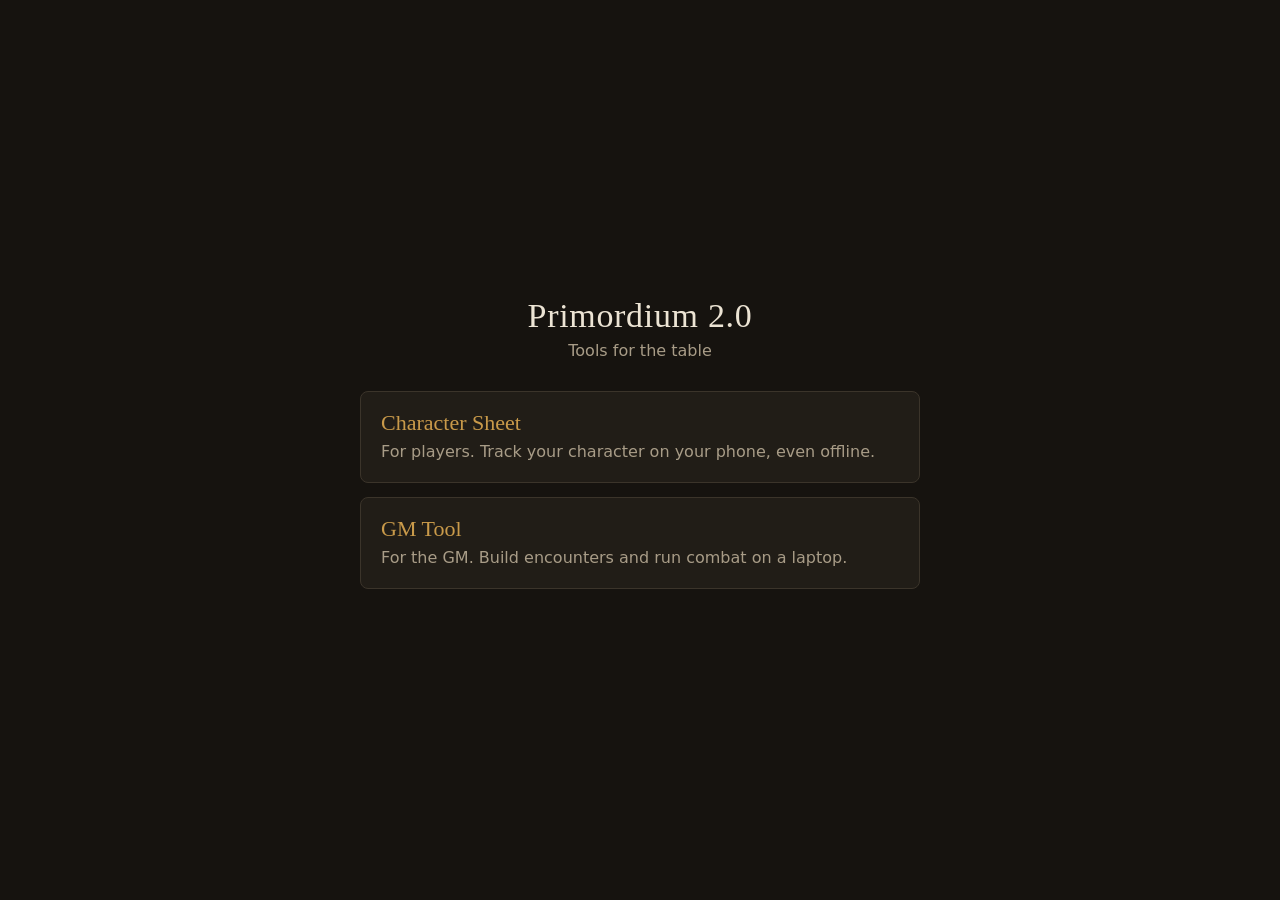
<file: index.html>
<!doctype html>
<html lang="en">
<head>
<meta charset="utf-8">
<meta name="viewport" content="width=device-width, initial-scale=1">
<meta name="theme-color" content="#16130f">
<title>Primordium Tools</title>
<style>
  :root {
    --bg: #16130f; --panel: #211d17; --line: #3b342a; --text: #ece4d4; --muted: #a89c87; --accent: #c99a4a;
    --serif: "Times New Roman", Georgia, "Book Antiqua", serif;
    --sans: "Segoe UI", system-ui, -apple-system, sans-serif;
  }
  * { box-sizing: border-box; }
  body { margin: 0; min-height: 100vh; background: var(--bg); color: var(--text); font: 16px/1.5 var(--sans);
    display: flex; align-items: center; justify-content: center; padding: 24px 16px; }
  main { width: 100%; max-width: 560px; }
  h1 { font: normal 34px var(--serif); letter-spacing: .02em; margin: 0 0 4px; text-align: center; }
  .sub { color: var(--muted); text-align: center; margin: 0 0 28px; }
  a.card { display: block; background: var(--panel); border: 1px solid var(--line); border-radius: 8px;
    padding: 18px 20px; margin-bottom: 14px; color: inherit; text-decoration: none; }
  a.card:hover, a.card:focus-visible { border-color: var(--accent); outline: none; }
  a.card h2 { font: normal 22px var(--serif); color: var(--accent); margin: 0 0 4px; }
  a.card p { margin: 0; color: var(--muted); }
</style>
</head>
<body>
<main>
  <h1>Primordium 2.0</h1>
  <p class="sub">Tools for the table</p>
  <a class="card" href="sheet/">
    <h2>Character Sheet</h2>
    <p>For players. Track your character on your phone, even offline.</p>
  </a>
  <a class="card" href="gm/">
    <h2>GM Tool</h2>
    <p>For the GM. Build encounters and run combat on a laptop.</p>
  </a>
</main>
</body>
</html>
</file>
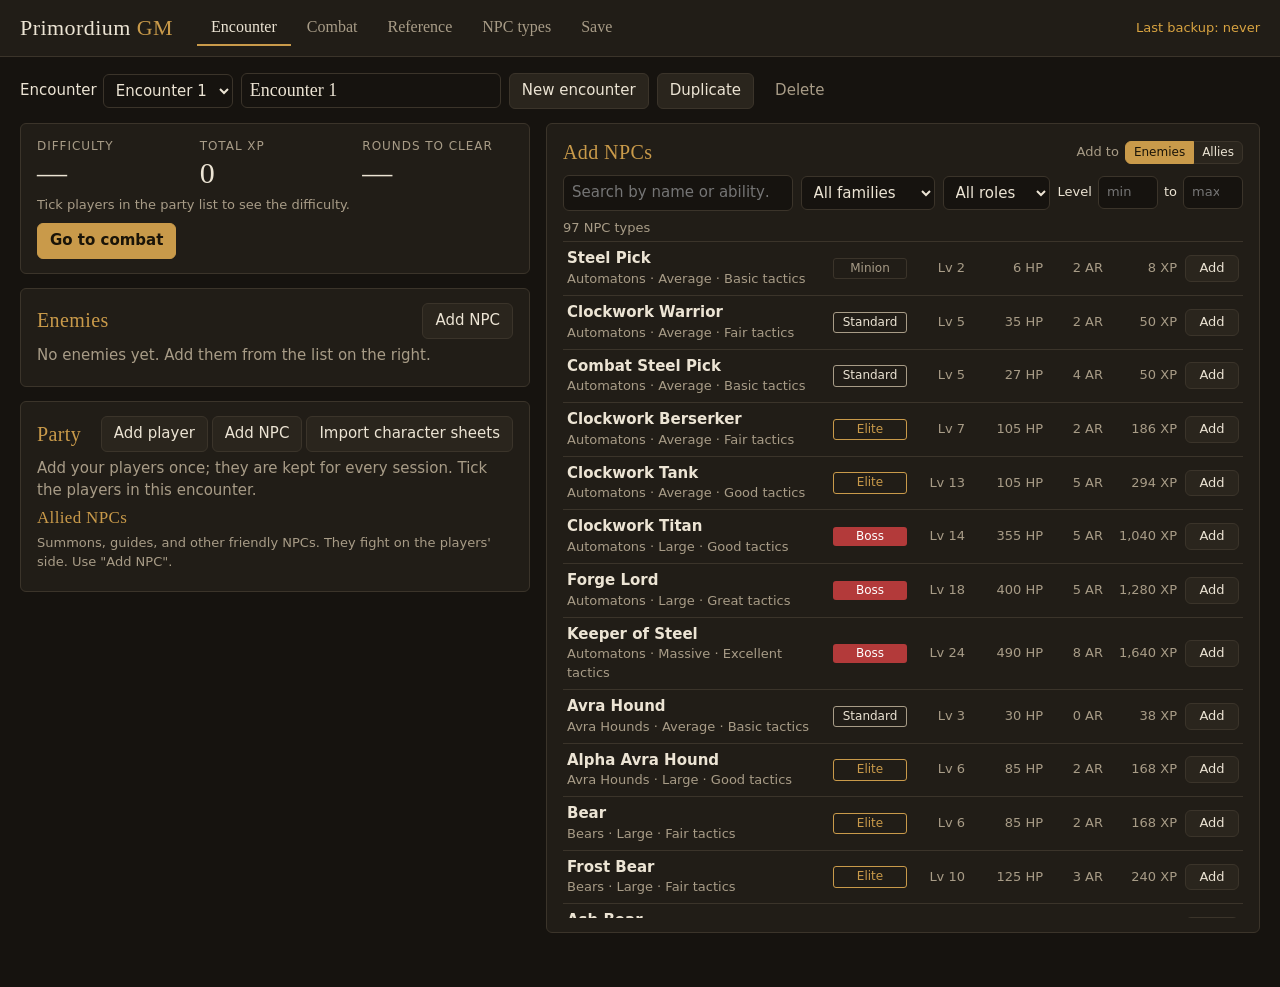
<file: gm/index.html>
<!doctype html>
<html lang="en">
<head>
  <meta charset="utf-8">
  <meta name="viewport" content="width=device-width, initial-scale=1">
  <title>Primordium GM</title>
  <link rel="stylesheet" href="css/style.css">
</head>
<body>
  <header class="topbar">
    <h1 class="brand">Primordium <span>GM</span></h1>
    <nav class="tabs" id="tabs">
      <button data-view="encounter" class="active">Encounter</button>
      <button data-view="combat">Combat</button>
      <button data-view="reference">Reference</button>
      <button data-view="creatures">NPC types</button>
      <button data-view="save">Save</button>
    </nav>
    <div class="save-status" id="save-status"></div>
  </header>

  <main>
    <section class="view active" id="view-encounter"></section>
    <section class="view" id="view-combat"></section>
    <section class="view" id="view-reference"></section>
    <section class="view" id="view-creatures"></section>
    <section class="view" id="view-save"></section>
  </main>

  <!-- Game data -->
  <script src="data/npc-data.js"></script>
  <script src="../shared/primordium-data.js"></script>
  <script src="../shared/character-rules.js"></script>
  <script src="data/scaling-data.js"></script>
  <script src="data/docs-data.js"></script>
  <!-- App -->
  <script src="js/rules.js"></script>
  <script src="js/store.js"></script>
  <script src="js/data.js"></script>
  <script src="js/combat-engine.js"></script>
  <script src="js/skills.js"></script>
  <script src="js/ui.js"></script>
  <script src="js/app.js"></script>
  <script src="js/grid.js"></script>
  <script src="js/save-view.js"></script>
  <script src="js/encounter.js"></script>
  <script src="js/combat-view.js"></script>
  <script src="js/markdown.js"></script>
  <script src="js/reference.js"></script>
  <script src="js/creatures.js"></script>
</body>
</html>
</file>
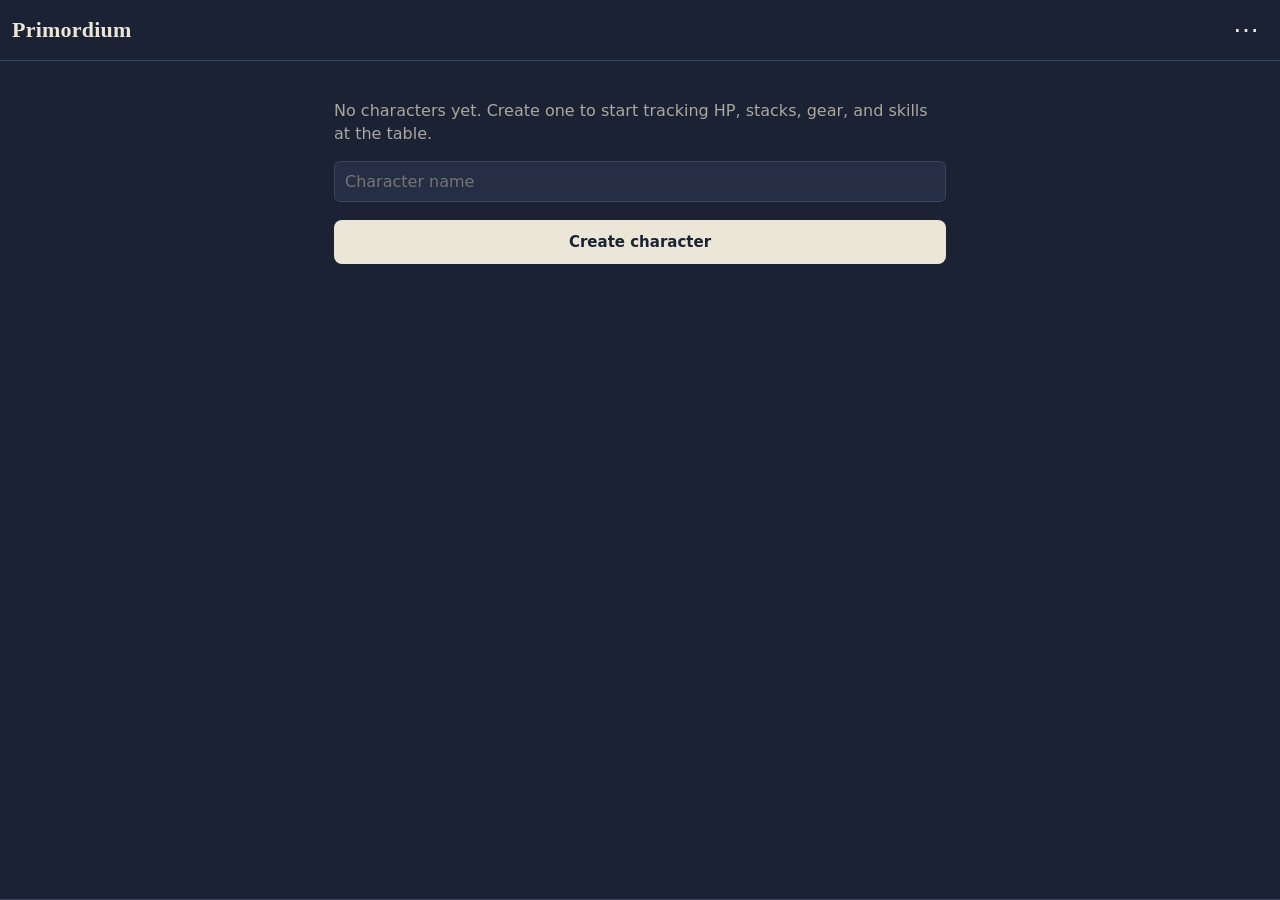
<file: sheet/index.html>
<!doctype html>
<html lang="en">
<head>
<meta charset="utf-8">
<meta name="viewport" content="width=device-width, initial-scale=1, viewport-fit=cover">
<meta name="theme-color" content="#1b2233">
<meta name="apple-mobile-web-app-capable" content="yes">
<meta name="apple-mobile-web-app-status-bar-style" content="black-translucent">
<meta name="apple-mobile-web-app-title" content="Primordium">
<link rel="manifest" href="manifest.webmanifest">
<link rel="apple-touch-icon" href="icons/icon-192.png">
<link rel="stylesheet" href="style.css">
<title>Primordium Character Sheet</title>
</head>
<body>
<header class="top">
  <button id="backBtn" class="iconbtn" aria-label="All characters" hidden>‹</button>
  <h1 id="title">Primordium</h1>
  <button id="menuBtn" class="iconbtn" aria-label="Backup and settings">⋯</button>
</header>
<main id="view"></main>
<nav id="tabs" class="tabs" hidden></nav>
<dialog id="menu">
  <h2>Backup</h2>
  <p>Characters are saved on this device. Export a backup to move them to another phone or keep them safe.</p>
  <button id="exportBtn" class="btn">Export all characters</button>
  <label class="btn ghost">Import a backup<input id="importFile" type="file" accept="application/json" hidden></label>
  <button id="closeMenu" class="btn ghost">Close</button>
</dialog>
<dialog id="sheet" class="bottom" aria-label="Choose"></dialog>
<div id="toasts" class="toasts" aria-live="polite"></div>
<script src="data.js"></script>
<script src="../shared/primordium-data.js"></script>
<script src="../shared/character-rules.js"></script>
<script src="app.js"></script>
</body>
</html>
</file>
<file: gm/css/style.css>
/* Primordium GM: dark, readable, rulebook-flavored. */
:root {
  --bg: #16130f;
  --panel: #211d17;
  --panel-2: #2a251d;
  --line: #3b342a;
  --text: #ece4d4;
  --muted: #a89c87;
  --accent: #c99a4a;
  --accent-ink: #1a1408;
  --good: #7fb27a;
  --warn: #d9a441;
  --bad: #d4664f;
  --deadly: #b33a3a;
  --serif: "Times New Roman", Georgia, "Book Antiqua", serif;
  --sans: "Segoe UI", system-ui, -apple-system, sans-serif;
  --radius: 6px;
}

* { box-sizing: border-box; }
[hidden] { display: none !important; }
html, body { margin: 0; }
body {
  background: var(--bg);
  color: var(--text);
  font: 15px/1.45 var(--sans);
}
h1, h2, h3 { font-family: var(--serif); font-weight: normal; letter-spacing: .02em; margin: 0 0 .5em; }
h1 { font-size: 28px; }
h2 { font-size: 20px; color: var(--accent); }
p { margin: .4em 0; }
ul { margin: .4em 0; padding-left: 1.2em; }
.muted { color: var(--muted); }
.small { font-size: 13px; }
.bad { color: var(--bad); }
.error { background: #3a1d17; border: 1px solid var(--bad); padding: 8px 12px; border-radius: var(--radius); }
.placeholder { color: var(--muted); font-family: var(--serif); font-size: 18px; text-align: center; margin-top: 15vh; }

/* ---- Top bar ---- */
.topbar {
  display: flex; align-items: center; gap: 24px;
  padding: 10px 20px;
  background: var(--panel);
  border-bottom: 1px solid var(--line);
  position: sticky; top: 0; z-index: 10;
}
.brand { font-size: 22px; margin: 0; white-space: nowrap; }
.brand span { color: var(--accent); }
.tabs { display: flex; gap: 2px; flex: 1; overflow-x: auto; }
.tabs button {
  background: none; border: none; border-bottom: 2px solid transparent; border-radius: 0;
  color: var(--muted); font: 16px var(--serif); padding: 8px 14px;
}
.tabs button:hover { color: var(--text); background: none; }
.tabs button.active { color: var(--text); border-bottom-color: var(--accent); }
.save-status { font-size: 13px; color: var(--muted); cursor: pointer; white-space: nowrap; }
.save-status.warn { color: var(--warn); }

main { padding: 16px 20px 40px; }
.view { display: none; }
.view.active { display: block; }

/* ---- Controls ---- */
button {
  font: inherit; color: var(--text);
  background: var(--panel-2); border: 1px solid var(--line); border-radius: var(--radius);
  padding: 6px 12px; cursor: pointer;
}
button:hover { border-color: var(--accent); }
button.primary { background: var(--accent); color: var(--accent-ink); border-color: var(--accent); font-weight: 600; }
button.primary:hover { filter: brightness(1.1); }
button.ghost { background: none; border-color: transparent; color: var(--muted); }
button.ghost:hover { color: var(--text); border-color: var(--line); }
button.danger:hover { color: var(--bad); border-color: var(--bad); }
button.icon { width: 30px; padding: 4px 0; text-align: center; }
input, select, textarea {
  font: inherit; color: var(--text);
  background: var(--bg); border: 1px solid var(--line); border-radius: var(--radius);
  padding: 6px 8px;
}
input:focus, select:focus, button:focus-visible { outline: 2px solid var(--accent); outline-offset: 1px; }
input[type=number] { width: 70px; }
.row { display: flex; gap: 8px; flex-wrap: wrap; align-items: center; margin-top: 8px; }
label.inline { display: inline-flex; align-items: center; gap: 6px; }
label.check { display: inline-flex; align-items: center; gap: 8px; cursor: pointer; }
label.check input { width: 16px; height: 16px; accent-color: var(--accent); }

.card {
  background: var(--panel); border: 1px solid var(--line); border-radius: var(--radius);
  padding: 14px 16px; margin-bottom: 14px;
}
.card-head { display: flex; justify-content: space-between; align-items: center; }
.card-head h2 { margin: 0; }
.page-narrow { max-width: 720px; }

.tag {
  font-size: 11px; text-transform: uppercase; letter-spacing: .05em;
  border: 1px solid var(--accent); color: var(--accent); border-radius: 3px; padding: 0 4px; margin-left: 6px;
}

/* ---- Encounter ---- */
.enc-bar { display: flex; gap: 8px; align-items: center; flex-wrap: wrap; margin-bottom: 14px; }
.name-input { font: 18px var(--serif); min-width: 260px; }
.enc-layout { display: grid; grid-template-columns: minmax(380px, 5fr) 7fr; gap: 16px; align-items: start; }
.enc-right { position: sticky; top: 70px; max-height: calc(100vh - 90px); display: flex; flex-direction: column; }

.stat-row { display: grid; grid-template-columns: repeat(3, 1fr); gap: 12px; }
.big-stat { display: flex; flex-direction: column; }
.big-stat .label { font-size: 12px; text-transform: uppercase; letter-spacing: .08em; color: var(--muted); }
.big-stat .value { font: 30px var(--serif); line-height: 1.2; }
.big-stat .sub { font-size: 13px; color: var(--muted); }
.band-easy { color: var(--good); }
.band-standard { color: var(--text); }
.band-hard { color: var(--warn); }
.band-deadly { color: var(--bad); }
.notes { font-size: 12px; color: var(--muted); margin-top: 8px; }

.enemy-row, .player-row {
  display: flex; align-items: center; gap: 10px; justify-content: space-between;
  padding: 6px 0; border-top: 1px solid var(--line);
}
.player-row .muted { flex: 1; }
.qty { display: flex; gap: 4px; align-items: center; }
.qty-input { width: 56px; text-align: center; }

.player-form {
  display: grid; grid-template-columns: repeat(6, 1fr); gap: 8px;
  background: var(--panel-2); padding: 12px; border-radius: var(--radius); margin: 8px 0;
}
.player-form .wide { grid-column: 1 / -1; }
.field { display: flex; flex-direction: column; font-size: 12px; color: var(--muted); gap: 2px; }
.field input { width: 100%; }
.field input[type=range] { margin: 0; }

.filters { display: flex; gap: 8px; flex-wrap: wrap; align-items: center; margin-bottom: 8px; }
.picker-head { flex-wrap: wrap; gap: 8px; margin-bottom: 8px; }
.picker-main .add.ally { border-color: #4f7fb8; color: #9cc0ea; }

/* Two- or three-way switch: [Enemies][Allies] */
.seg { display: inline-flex; align-items: center; gap: 0; }
.seg > .muted { margin-right: 6px; }
.seg button { border-radius: 0; margin-left: -1px; }
.seg button:first-of-type { border-radius: var(--radius) 0 0 var(--radius); margin-left: 0; }
.seg button:last-of-type { border-radius: 0 var(--radius) var(--radius) 0; }
.seg button.on { background: var(--accent); color: var(--accent-ink); border-color: var(--accent); position: relative; }

/* Party: bulk changes, allies, sheet import */
.bulk-bar {
  display: flex; flex-wrap: wrap; align-items: center; gap: 6px; margin-top: 8px;
  padding: 6px 8px; background: var(--panel-2); border: 1px solid var(--line); border-radius: var(--radius);
}
.sub-head { margin-top: 14px; }
.import-panel { background: var(--panel-2); border: 1px solid var(--line); border-radius: var(--radius); padding: 10px 12px; margin: 8px 0; }
.import-row { display: flex; flex-wrap: wrap; align-items: center; gap: 8px; padding: 4px 0; border-top: 1px solid var(--line); }
.import-row .muted { flex: 1; min-width: 180px; }
.tag.good { color: var(--good); border-color: var(--good); }
.filters .search { flex: 1; min-width: 200px; }
.filters .lvl { width: 60px; }
.picker-list { overflow-y: auto; flex: 1; margin: 0 -16px; padding: 0 16px; }
.picker-count { margin-bottom: 4px; }
.picker-item { border-top: 1px solid var(--line); }
.picker-main {
  display: grid; grid-template-columns: 1fr 74px 50px 70px 52px 66px 54px; gap: 8px; align-items: center;
  padding: 6px 4px; cursor: pointer;
}
.picker-main:hover { background: var(--panel-2); }
.picker-main .cell { font-size: 13px; color: var(--muted); text-align: right; }
.picker-main .add { padding: 3px 8px; font-size: 13px; }
.picker-detail { padding: 4px 8px 10px; background: var(--panel-2); border-radius: var(--radius); margin-bottom: 6px; }
.abilities { list-style: none; padding: 0; font-size: 13px; }
.abilities li { margin: 4px 0; }

.role { font-size: 12px; text-align: center; border-radius: 3px; padding: 1px 4px; }
.role-minion { color: var(--muted); border: 1px solid var(--line); }
.role-standard { color: var(--text); border: 1px solid var(--muted); }
.role-elite { color: var(--accent); border: 1px solid var(--accent); }
.role-boss { background: var(--deadly); color: #fff; }

.rarity { font-size: 11px; text-transform: uppercase; letter-spacing: .04em; padding: 0 4px; border-radius: 3px; border: 1px solid currentColor; }
.rarity-basic { color: #a89c87; }
.rarity-common { color: #d8d0c0; }
.rarity-uncommon { color: #7fb27a; }
.rarity-rare { color: #6fa3d8; }
.rarity-epic { color: #b28ad8; }
.rarity-legendary { color: #e0a040; }
.rarity-mythic { color: #e0604f; }

/* ---- Combat ---- */
#view-combat.active { display: flex; flex-direction: column; height: calc(100vh - 62px - 56px); }
.combat-bar { display: flex; align-items: center; gap: 8px; flex-wrap: wrap; margin-bottom: 10px; }
.combat-bar .spacer { flex: 1; }
.combat-bar button.on { background: var(--accent); color: var(--accent-ink); }
.phase-label { font: 22px var(--serif); }
.combat-layout { display: grid; grid-template-columns: 250px minmax(0, 1fr) 360px; gap: 12px; flex: 1; min-height: 0; }
.combat-left, .combat-right { overflow-y: auto; min-height: 0; }
.combat-right { background: var(--panel); border: 1px solid var(--line); border-radius: var(--radius); padding: 12px 14px; }
.combat-center { min-width: 0; min-height: 0; display: flex; }
.card h3, .section h3 { font: 17px var(--serif); color: var(--accent); margin: 0 0 6px; }
summary h3 { display: inline; }
summary { cursor: pointer; }

.menu { position: relative; }
.menu > summary { list-style: none; background: var(--panel-2); border: 1px solid var(--line); border-radius: var(--radius); padding: 6px 12px; }
.menu > summary::-webkit-details-marker { display: none; }
.menu[open] > summary { border-color: var(--accent); }
.menu-body {
  position: absolute; right: 0; top: calc(100% + 4px); z-index: 20; width: 280px;
  background: var(--panel); border: 1px solid var(--line); border-radius: var(--radius); padding: 12px;
  display: flex; flex-direction: column; gap: 8px; box-shadow: 0 8px 24px rgba(0,0,0,.5);
}
.menu-body select { width: 100%; }
.menu-grid { display: grid; grid-template-columns: 1fr 1fr; gap: 8px; }

/* Grid */
.board-wrap { flex: 1; overflow: auto; background: #0f0d0a; border: 1px solid var(--line); border-radius: var(--radius); padding: 12px; }
.board { position: relative; user-select: none; touch-action: none; background: #1d1a15; }
.board.ruler-mode { cursor: crosshair; }
.board-image { position: absolute; inset: 0; width: 100%; height: 100%; object-fit: fill; pointer-events: none; }
.board-lines {
  position: absolute; inset: 0; pointer-events: none;
  background-image:
    linear-gradient(to right, rgba(236,228,212,.7) 1px, transparent 1px),
    linear-gradient(to bottom, rgba(236,228,212,.7) 1px, transparent 1px);
  background-size: var(--cell) var(--cell);
  border-right: 1px solid rgba(236,228,212,.7); border-bottom: 1px solid rgba(236,228,212,.7);
}
.board-overlay { position: absolute; inset: 0; pointer-events: none; }
.board-tokens { position: absolute; inset: 0; }
.token {
  position: absolute; display: flex; align-items: center; justify-content: center; flex-direction: column;
  border-radius: 50%; border: 2px solid rgba(0,0,0,.6); cursor: grab; padding: 2px;
  box-shadow: 0 2px 6px rgba(0,0,0,.6); transition: box-shadow .1s;
  font-weight: 700; color: #fff; text-shadow: 0 1px 2px #000; overflow: hidden;
}
.token.big { border-radius: 12px; }
.token.player { background: radial-gradient(circle at 35% 30%, #6f9fd8, #2c4f7c); }
.token.enemy { background: radial-gradient(circle at 35% 30%, #d0705a, #7a2b20); }
.token.ally { background: radial-gradient(circle at 35% 30%, #6fc49a, #2a6b4c); }
.token.selected { box-shadow: 0 0 0 3px #fff, 0 2px 8px rgba(0,0,0,.7); }
.token.active { box-shadow: 0 0 0 3px var(--accent), 0 0 14px 4px rgba(201,154,74,.7); }
.token.selected.active { box-shadow: 0 0 0 3px #fff, 0 0 0 6px var(--accent), 0 0 14px 4px rgba(201,154,74,.7); }
.token.downed { filter: grayscale(.8); border-style: dashed; border-color: var(--bad); }
.token.dead { filter: grayscale(1) brightness(.5); opacity: .7; }
.token.dragging { cursor: grabbing; z-index: 5; opacity: .9; }
.token-label { line-height: 1; letter-spacing: .02em; }
.token-hp { position: absolute; left: 12%; right: 12%; bottom: 8%; height: 4px; background: rgba(0,0,0,.6); border-radius: 2px; overflow: hidden; }
.token-hp span { display: block; height: 100%; background: var(--good); }
.board-tip {
  position: absolute; z-index: 6; pointer-events: none; background: rgba(0,0,0,.85); color: #fff;
  font-size: 13px; padding: 2px 8px; border-radius: 4px; white-space: nowrap;
}
.board-tip.warn { color: var(--warn); }

/* Turn order */
.turn-row {
  display: grid; grid-template-columns: 30px 1fr 56px 34px; align-items: center; gap: 6px;
  padding: 5px 6px; border-radius: 4px; cursor: pointer; border-left: 3px solid transparent;
}
.turn-row:hover { background: var(--panel-2); }
.turn-row.player { border-left-color: #4f7fb8; }
.turn-row.enemy { border-left-color: #a8483a; }
.turn-row.ally { border-left-color: #3f9a6e; }
.turn-row.selected { background: var(--panel-2); }
.turn-row.active { background: rgba(201,154,74,.18); outline: 1px solid var(--accent); }
.turn-row.out { opacity: .45; }
.turn-row .init { font: 16px var(--serif); text-align: center; color: var(--muted); }
.turn-name { font-size: 14px; display: flex; flex-wrap: wrap; gap: 4px; align-items: center; }
.badge { font-size: 10px; border: 1px solid var(--line); border-radius: 3px; padding: 0 4px; color: var(--muted); }
.badge.bad { color: var(--bad); border-color: var(--bad); }
.order-btns { display: flex; flex-direction: column; }
button.tiny { width: 22px; padding: 0; font-size: 10px; line-height: 14px; }
.hp-mini { display: flex; flex-direction: column; font-size: 12px; text-align: right; }
.hp-mini-bar, .hp-bar { display: block; height: 4px; background: var(--bg); border-radius: 2px; overflow: hidden; }
.hp-mini-bar span, .hp-bar span { display: block; height: 100%; background: var(--good); }
.hp-mini-bar span.low, .hp-bar span.low { background: var(--bad); }
.report { border-color: var(--accent); }
.report ul { padding-left: 1.1em; }
.log ol { padding-left: 1.2em; max-height: 260px; overflow-y: auto; }
.init-row { display: grid; grid-template-columns: 1fr 64px auto; gap: 6px; align-items: center; margin: 4px 0; }
.init-row strong { text-align: center; }
button.small { font-size: 12px; padding: 2px 8px; }

/* Detail panel */
.detail-head { display: flex; justify-content: space-between; align-items: flex-start; gap: 8px; margin-bottom: 6px; }
.detail-head h2 { margin: 0; color: var(--text); font-size: 24px; }
.tag.big { font-size: 12px; padding: 2px 6px; white-space: nowrap; }
.section { border-top: 1px solid var(--line); padding: 10px 0; }
.section .card-head { margin-bottom: 6px; }
.section .card-head h3 { margin: 0; }
.hp-big { font: 34px var(--serif); line-height: 1.1; }
.hp-big .muted { font-size: 18px; }
.hp-bar { height: 6px; margin: 4px 0 6px; }
.amount { width: 130px; }
.row.small { font-size: 13px; gap: 10px; }
.row.tight { margin-top: 0; gap: 4px; }
.row.tight input:not(.tiny-num) { flex: 1; min-width: 0; }
.status { margin-top: 8px; padding: 8px 10px; border: 1px solid var(--bad); border-radius: var(--radius); background: rgba(212,102,79,.08); }
.status p { margin: 4px 0; }
.reminder { background: rgba(217,164,65,.12); border: 1px solid var(--warn); border-radius: var(--radius); padding: 6px 10px; font-size: 13px; }
.attack.live { background: rgba(201,154,74,.08); margin: 0 -14px; padding: 10px 14px; border-top-color: var(--accent); }
.ability-list { display: flex; flex-direction: column; gap: 3px; margin: 6px 0; }
.ability-btn { display: grid; grid-template-columns: 86px 1fr auto; gap: 8px; align-items: center; text-align: left; padding: 5px 8px; }
.ability-btn .rarity { justify-self: start; }
.type-tag { margin-left: 6px; font-size: 10px; text-transform: uppercase; letter-spacing: .05em; color: var(--muted); border: 1px solid var(--line); border-radius: 3px; padding: 0 3px; }
.skill-setup { display: flex; flex-wrap: wrap; align-items: center; gap: 6px; margin: 4px 0 6px; }
.skill-setup select { max-width: 100%; }
.skill-defaults { margin-top: 10px; }
.ability-btn.on { border-color: var(--accent); background: rgba(201,154,74,.2); }
.ability-btn:disabled { opacity: .45; cursor: not-allowed; }
.ability-btn:disabled:hover { border-color: var(--line); }
.ability-text { background: var(--panel-2); border-radius: var(--radius); padding: 6px 10px; }
.chips .dist { color: inherit; opacity: .7; font-size: 11px; }
.roll-line { display: flex; align-items: center; gap: 6px; margin: 8px 0; flex-wrap: wrap; }
.strike { font: 20px var(--serif); background: var(--panel-2); border: 1px solid var(--accent); border-radius: var(--radius); padding: 0 10px; cursor: help; }
.strike.miss { opacity: .5; text-decoration: line-through; border-color: var(--line); }
.targets { display: flex; flex-direction: column; gap: 4px; margin: 6px 0; }
.target-row { display: grid; grid-template-columns: minmax(0, 1fr) auto 52px 44px; gap: 6px; align-items: center; padding: 4px 6px; border-radius: 4px; background: var(--panel-2); font-size: 13px; }
.target-row > strong { overflow: hidden; text-overflow: ellipsis; white-space: nowrap; }
.target-row input.tiny-num { width: 100%; }
select.small { font-size: 12px; padding: 3px 4px; }
input.tiny-num { width: 50px; padding: 2px 4px; }   /* input. beats the 70px input[type=number] rule */
.preview { color: var(--accent); font-weight: 600; font-size: 13px; }
.stat-chips, .chips { display: flex; flex-wrap: wrap; gap: 4px; }
.chips { margin: 4px 0; }
.chip { font-size: 12px; background: var(--panel-2); border-radius: 4px; padding: 2px 6px; color: var(--muted); }
.chip strong { color: var(--text); }
.stack-row { display: grid; grid-template-columns: 1fr 24px 28px 24px auto; gap: 4px; align-items: center; font-size: 14px; margin: 3px 0; }
.stack-row strong { text-align: center; color: var(--accent); }
.stack-row .dmg { color: #e08a6a; }
.toggle { font-size: 12px; padding: 3px 8px; border-radius: 12px; color: var(--muted); border: 1px solid var(--line); background: var(--panel-2); }
.toggle.on { background: var(--accent); color: var(--accent-ink); border-color: var(--accent); }
.toggle.effect { display: inline-flex; align-items: center; gap: 2px; padding-right: 2px; }
.toggle.effect button { color: var(--accent-ink); }
.panel-foot { justify-content: flex-end; border-top: 1px solid var(--line); padding-top: 8px; }
.token.targeted { box-shadow: 0 0 0 3px var(--bad), 0 0 12px 3px rgba(212,102,79,.8); }
/* ---- Reference and Creatures ---- */
#view-reference.active, #view-creatures.active { display: flex; flex-direction: column; height: calc(100vh - 62px - 56px); }
.ref-nav { display: flex; gap: 6px; margin-bottom: 10px; }
.ref-nav button.toggle { font-size: 14px; padding: 5px 14px; }
.ref-layout { display: grid; grid-template-columns: 280px minmax(0, 1fr); gap: 14px; flex: 1; min-height: 0; }
.creatures-layout { grid-template-columns: 260px minmax(0, 1fr); }
.ref-list, .ref-detail { overflow-y: auto; min-height: 0; background: var(--panel); border: 1px solid var(--line); border-radius: var(--radius); padding: 12px; }
.ref-detail { padding: 16px 22px; }
.ref-list .search { width: 100%; margin-bottom: 8px; }
.ref-list select { flex: 1; min-width: 0; }
.list-group { font-size: 11px; text-transform: uppercase; letter-spacing: .08em; color: var(--accent); margin: 12px 0 4px; }
.list-item { padding: 4px 8px; border-radius: 4px; cursor: pointer; font-size: 14px; }
.list-item:hover { background: var(--panel-2); }
.list-item.on { background: rgba(201,154,74,.18); color: var(--text); }
.list-item.sub { font-size: 13px; color: var(--muted); padding-left: 16px; }
.list-item.sub.deep { padding-left: 28px; font-size: 12px; }
.tier { margin: 14px 0; }
.path { margin-top: 24px; border-top: 1px solid var(--line); padding-top: 12px; }
.entry-grid { display: grid; grid-template-columns: repeat(auto-fill, minmax(320px, 1fr)); gap: 10px; }
.entry { background: var(--panel-2); border: 1px solid var(--line); border-radius: var(--radius); padding: 8px 12px; margin-bottom: 8px; }
.entry-grid .entry { margin: 0; }
.entry-head { display: flex; gap: 8px; align-items: center; flex-wrap: wrap; }
.entry p { margin: 4px 0 0; }
.entry.flash { outline: 2px solid var(--accent); }
.statblock h1 { margin-bottom: 0; }
.sb-grid { display: flex; flex-wrap: wrap; gap: 8px; margin: 10px 0; }
.sb-stat { display: flex; flex-direction: column; background: var(--panel-2); border-radius: var(--radius); padding: 6px 12px; min-width: 70px; }
.sb-stat strong { font: 20px var(--serif); }
.sb-stats { display: flex; gap: 6px; margin: 8px 0; }
.sb-stats > div { display: flex; flex-direction: column; align-items: center; background: var(--panel-2); border-radius: var(--radius); padding: 4px 10px; }
.sb-abilities { margin: 12px 0; }
.race { max-width: 760px; }
.table-wrap { overflow-x: auto; margin: 8px 0 16px; }
table { border-collapse: collapse; font-size: 14px; }
th, td { border-bottom: 1px solid var(--line); padding: 5px 10px; text-align: left; vertical-align: top; }
th { color: var(--accent); font-weight: normal; font-family: var(--serif); font-size: 15px; }
.markdown { max-width: 860px; }
.markdown h2 { margin-top: 1.2em; color: var(--text); font-size: 26px; }
.markdown h3 { margin-top: 1.1em; font-size: 20px; }
.markdown pre { background: var(--bg); border: 1px solid var(--line); border-radius: var(--radius); padding: 10px 12px; overflow-x: auto; font-size: 13px; }
.markdown code { font-family: Consolas, monospace; font-size: 13px; }
.markdown li { margin: 3px 0; }

.editor-head { display: flex; justify-content: space-between; align-items: center; gap: 10px; flex-wrap: wrap; }
.editor-head h1 { margin: 0; }
.editor-grid { display: grid; grid-template-columns: minmax(0, 1fr) 320px; gap: 18px; margin-top: 12px; align-items: start; }
.editor-side { position: sticky; top: 0; }
.form-grid { display: grid; grid-template-columns: repeat(4, 1fr); gap: 8px 10px; margin: 8px 0; }
.form-grid .span2 { grid-column: span 2; }
.form-grid .span4, .field.wide { grid-column: 1 / -1; }
.form-grid.stats6 { grid-template-columns: repeat(6, 1fr); }
.form-grid.attack6 { grid-template-columns: repeat(6, 1fr); }
.field input, .field select, .field textarea { width: 100%; }
.field textarea { resize: vertical; }
.field > span { display: block; }
.ability-edit { background: var(--panel-2); border: 1px solid var(--line); border-radius: var(--radius); padding: 10px 12px; margin: 8px 0; }
.ability-edit .row .spacer { flex: 1; }
.preview.warn { color: var(--warn); }
.budget h3 { margin-top: 10px; }
.budget-table { width: 100%; font-size: 13px; }
.budget-table td { padding: 4px 6px; }
.warnings { border: 1px solid var(--warn); border-radius: var(--radius); padding: 6px 10px; margin-top: 10px; }
.warnings h3 { color: var(--warn); margin: 0; }
.good { color: var(--good); }

/* ---- Toasts ---- */
#toasts { position: fixed; bottom: 16px; right: 16px; display: flex; flex-direction: column; gap: 8px; z-index: 50; }
.toast { background: var(--panel-2); border: 1px solid var(--line); border-left: 4px solid var(--accent); padding: 8px 14px; border-radius: var(--radius); }
.toast.good { border-left-color: var(--good); }
.toast.bad { border-left-color: var(--bad); }

@media (max-width: 1000px) {
  .enc-layout { grid-template-columns: 1fr; }
  .enc-right { position: static; max-height: none; }
}
</file>
<file: sheet/style.css>
:root{--ink:#1b2233;--ink2:#252e44;--line:#3a4560;--bone:#ece6d8;--muted:#a9a8a0;--blood:#b8433a;--gold:#c9a24a;
  --serif:"Times New Roman",Times,Georgia,serif;--sans:system-ui,-apple-system,"Segoe UI",Roboto,sans-serif}
*{box-sizing:border-box}
html{background:var(--ink)}
body{margin:0;background:var(--ink);color:var(--bone);font:16px/1.45 var(--sans);padding-bottom:calc(72px + env(safe-area-inset-bottom));-webkit-tap-highlight-color:transparent}
.top{position:sticky;top:0;z-index:5;display:flex;align-items:center;gap:8px;padding:calc(8px + env(safe-area-inset-top)) 12px 8px;background:var(--ink);border-bottom:1px solid var(--line)}
.top h1{flex:1;margin:0;font:700 22px/1.2 var(--serif);letter-spacing:.01em;overflow:hidden;text-overflow:ellipsis;white-space:nowrap}
.iconbtn{background:none;border:0;color:var(--bone);font-size:26px;min-width:44px;min-height:44px}
main{max-width:640px;margin:0 auto;padding:8px 14px}
section{padding:14px 0;border-bottom:1px solid var(--line)}
h2{margin:0 0 10px;font:700 19px/1.2 var(--serif);font-style:italic}
.note{margin:8px 0 0;color:var(--muted);font-size:13px}
.field{display:flex;flex-direction:column;gap:3px;margin:6px 0;min-width:0}
.field span,.calc span,.step span{font-size:12px;color:var(--muted)}
input,select,textarea{width:100%;font:16px var(--sans);color:var(--bone);background:var(--ink2);border:1px solid var(--line);border-radius:6px;padding:10px}
textarea{resize:vertical}
input:focus,select:focus,textarea:focus,button:focus-visible{outline:2px solid var(--gold);outline-offset:1px}
.row2,.row3{display:grid;gap:10px;align-items:end}.row2{grid-template-columns:1fr 1fr}.row3{grid-template-columns:repeat(3,1fr)}
.calc{display:flex;flex-direction:column;gap:3px;margin:6px 0;padding:10px;border:1px dashed var(--line);border-radius:6px}
.calc b{font-size:17px}
.btn{display:block;width:100%;margin:10px 0 0;padding:12px;font:600 15px var(--sans);color:var(--ink);background:var(--bone);border:0;border-radius:8px;text-align:center;min-height:44px}
.btn.ghost{background:none;color:var(--bone);border:1px solid var(--line)}
.btn.danger{background:none;color:#e58a80;border:1px solid var(--blood)}
.link{background:none;border:0;color:var(--muted);text-decoration:underline;padding:6px 0;font-size:13px}
/* the one bold element: hit points */
.hero{padding-top:6px}
.hpline{display:grid;grid-template-columns:64px 1fr 64px;align-items:center;gap:8px}
.big{height:64px;font-size:32px;color:var(--bone);background:var(--ink2);border:1px solid var(--line);border-radius:50%}
.hpnum{text-align:center}
.hpnum input{text-align:center;font:700 64px/1 var(--serif);background:none;border:0;padding:0}
.hpnum small{color:var(--muted)}
.bar{height:6px;margin:10px 0 4px;background:var(--ink2);border-radius:3px;overflow:hidden}
.bar i{display:block;height:100%;background:linear-gradient(90deg,var(--blood),var(--gold));transition:width .2s}
.stats{display:grid;grid-template-columns:repeat(2,minmax(0,1fr));gap:8px}
.step{display:grid;grid-template-columns:minmax(0,1fr) 36px 30px 36px;align-items:center;gap:3px;padding:6px;background:var(--ink2);border-radius:6px}
.step span{overflow:hidden;text-overflow:ellipsis;white-space:nowrap}
.step button{height:40px;padding:0;font-size:20px;color:var(--bone);background:none;border:1px solid var(--line);border-radius:6px}
.step output{text-align:center;font:700 18px var(--sans)}
.tog{padding:10px 12px;min-height:44px;color:var(--bone);background:none;border:1px solid var(--line);border-radius:22px;font:14px var(--sans)}
.tog.on{background:var(--blood);border-color:var(--blood)}
.clock{display:grid;grid-template-columns:repeat(3,1fr);gap:8px;margin-bottom:6px}
.chips{display:flex;flex-wrap:wrap;gap:8px}
.gear,.skill{padding:10px 0;border-top:1px solid var(--line)}
.gear:first-of-type,.skill:first-of-type{border-top:0}
.skill b,.gear>b{font-family:var(--serif);font-size:17px}
.skill .step{margin-top:6px}
.tabs{position:fixed;left:0;right:0;bottom:0;display:grid;grid-template-columns:repeat(6,1fr);background:var(--ink);border-top:1px solid var(--line);padding-bottom:env(safe-area-inset-bottom)}
.tabs button{min-height:56px;font:600 12px var(--sans);color:var(--muted);background:none;border:0}
.tabs button.on{color:var(--bone);box-shadow:inset 0 2px 0 var(--gold)}
.list{border:0}
.charrow{display:grid;grid-template-columns:1fr auto;width:100%;gap:2px 10px;text-align:left;padding:14px 4px;color:var(--bone);background:none;border:0;border-bottom:1px solid var(--line)}
.charrow b{font:700 20px var(--serif)}.charrow span{color:var(--muted);font-size:14px}.charrow .hp{grid-row:1/3;grid-column:2;align-self:center;color:var(--bone)}
.empty{color:var(--muted)}
.newchar{display:grid;gap:8px;margin-top:16px}
dialog{max-width:420px;color:var(--bone);background:var(--ink2);border:1px solid var(--line);border-radius:10px}
dialog::backdrop{background:rgba(0,0,0,.6)}
dialog h2{font-style:normal}
@media (prefers-reduced-motion:reduce){.bar i{transition:none}}
/* ---------- version 2 additions ---------- */
.toasts{position:fixed;left:12px;right:12px;bottom:calc(66px + env(safe-area-inset-bottom));z-index:20;display:flex;flex-direction:column;gap:8px;pointer-events:none}
.toast{max-width:520px;margin:0 auto;width:100%;padding:12px 14px;background:var(--bone);color:var(--ink);border-left:5px solid var(--gold);border-radius:8px;box-shadow:0 6px 18px rgba(0,0,0,.35);display:flex;flex-direction:column;gap:2px;font-size:14px;transition:opacity .4s,transform .4s}
.toast b{font:700 16px var(--serif)}
.toast.out{opacity:0;transform:translateY(8px)}
.statgrid{display:grid;grid-template-columns:repeat(3,minmax(0,1fr));gap:8px}
.stat{display:flex;flex-direction:column;align-items:center;padding:8px 4px;background:var(--ink2);border:1px solid var(--line);border-radius:8px}
.stat>span{font-size:12px;color:var(--muted)}
.stat>b{font:700 30px/1.1 var(--serif)}
.stat.boosted>b{color:var(--gold)}
.adj{display:grid;grid-template-columns:30px 1fr 30px;align-items:center;gap:2px;width:100%}
.adj button{height:30px;padding:0;color:var(--bone);background:none;border:1px solid var(--line);border-radius:6px}
.adj small{text-align:center;color:var(--muted);font-size:11px}
.racebox{margin-top:10px;padding:10px 12px;border:1px solid var(--line);border-radius:8px}
.racebox b{font:700 17px var(--serif)}.racebox ul{margin:6px 0 0;padding-left:18px;color:var(--muted);font-size:14px}
.skhead{display:flex;justify-content:space-between;align-items:baseline}.skhead small{color:var(--muted)}
h3{margin:12px 0 4px;font:700 16px var(--serif)}
details.item{border-top:1px solid var(--line);padding:8px 0}
details.item summary{display:flex;justify-content:space-between;gap:8px;cursor:pointer;list-style:none}
details.item summary::-webkit-details-marker{display:none}
details.item summary span{color:var(--muted);font-size:13px;white-space:nowrap}
details.item p{margin:6px 0 0;font-size:14px}
.warn{color:#ef8f84}
@media (prefers-reduced-motion:reduce){.toast{transition:none}}
/* ---------- version 3 ---------- */
.tabs{grid-template-columns:repeat(5,1fr)}
.modebar{display:flex;justify-content:flex-end;align-items:center;gap:10px;padding:6px 0 0;font:600 14px var(--sans);color:var(--muted)}
.switch{width:56px;height:32px;padding:3px;border-radius:16px;border:1px solid var(--line);background:var(--ink2)}
.switch i{display:block;width:24px;height:24px;border-radius:50%;background:var(--muted);transition:transform .2s}
.switch.on{background:var(--blood);border-color:var(--blood)}.switch.on i{transform:translateX(24px);background:var(--bone)}
.hpnum.still{text-align:center}.hpnum.still b{font:700 64px/1 var(--serif)}.hpnum.still small{display:block;color:var(--muted)}
.clockwrap{display:flex;flex-direction:column;gap:3px;margin:6px 0}.clockwrap>span{font-size:12px;color:var(--muted)}
.clock{display:grid;grid-template-columns:repeat(3,1fr);gap:6px;margin:0}
.pip{height:44px;border-radius:8px;border:1px solid var(--line);background:none;color:var(--bone);font:600 15px var(--sans)}.pip.on{background:var(--blood);border-color:var(--blood)}
.calc small{color:var(--muted);font-size:11px}.calc.boosted b{color:var(--gold)}
.stat.temp>b{color:#7fc6e0}
.alerts{border:0;padding:6px 0}.alerts p{margin:6px 0;padding:10px 12px;border-left:4px solid var(--blood);background:var(--ink2);border-radius:6px;font-size:14px}
.listbar{display:flex;justify-content:space-between;align-items:center;gap:10px}.listbar h2{margin:0}
.btn.small{width:auto;margin:0;padding:8px 14px;min-height:40px}
.rec{display:flex;align-items:center;gap:8px;padding:10px 0;border-top:1px solid var(--line)}
.rec>div:first-child{flex:1;min-width:0;display:flex;flex-direction:column}.rec b{font:700 16px var(--serif)}.rec small{color:var(--muted);font-size:13px}
.rec output{min-width:28px;text-align:center;font:700 18px var(--sans)}
.mini{display:flex;align-items:center;gap:4px}.mini button{width:40px;height:40px;padding:0;font-size:20px;color:var(--bone);background:none;border:1px solid var(--line);border-radius:6px}
.x{width:40px;height:40px;padding:0;font-size:22px;color:var(--muted);background:none;border:0}
.itembtns{display:flex;align-items:center;gap:10px}
.rec.equipped b{color:var(--gold)}
.card{margin-top:8px;padding:12px;border:1px solid var(--line);border-radius:8px}.card b{font:700 17px var(--serif)}.card small{display:block;color:var(--muted)}.card p{margin:8px 0 0;font-size:14px}
details.perks summary{list-style:none;cursor:pointer}details.perks summary::-webkit-details-marker{display:none}
details.perks summary h2{display:flex;justify-content:space-between}details.perks summary h2::after{content:'▾';font-style:normal;color:var(--muted)}
details.perks[open] summary h2::after{content:'▴'}
.decklist{display:flex;flex-wrap:wrap;gap:6px 14px}.decklist b{font:700 18px var(--serif)}
.maprow{display:grid;grid-template-columns:34px 82px 1fr;align-items:center;gap:8px;margin:6px 0}.maprow b{font:700 18px var(--serif);text-align:right}.maprow span{font-size:14px}
.actions{display:grid;gap:4px}
.charline{display:flex;align-items:center;gap:8px}.charline .charrow{flex:1}
.del{padding:10px 12px;min-height:44px;color:#fff;background:var(--blood);border:0;border-radius:8px;font:600 14px var(--sans)}
.additem{display:grid;gap:8px;margin-top:12px}
dialog.bottom{position:fixed;inset:auto 0 0 0;margin:0;width:100%;max-width:none;max-height:85vh;overflow:auto;border-radius:16px 16px 0 0;border:1px solid var(--line);padding:0;background:var(--ink2);color:var(--bone)}
dialog.bottom::backdrop{background:rgba(0,0,0,.6)}
.sheetbody{max-width:560px;margin:0 auto;padding:18px 16px calc(18px + env(safe-area-inset-bottom))}
.choices{display:grid;grid-template-columns:repeat(2,minmax(0,1fr));gap:8px}
.choice{min-height:52px;padding:10px;color:var(--bone);background:var(--ink);border:1px solid var(--line);border-radius:10px;font:600 15px var(--sans)}
button:disabled{opacity:.5}
@media (prefers-reduced-motion:reduce){.switch i{transition:none}}
.eq{display:flex;flex-direction:column;padding:8px 0;border-top:1px solid var(--line)}.eq b{font:700 16px var(--serif)}.eq span{color:var(--muted);font-size:13px}
/* ---------- version 4 ---------- */
details.group summary{display:flex;justify-content:space-between;align-items:center;gap:8px;list-style:none;cursor:pointer;min-height:44px}
details.group summary::-webkit-details-marker{display:none}
details.group summary h2{margin:0}
details.group summary span{color:var(--muted);font-size:14px}
details.group summary span::after{content:' ▾'}details.group[open] summary span::after{content:' ▴'}
details.group[open] summary{margin-bottom:6px}
.need{display:block;margin-top:2px;color:var(--muted);font-size:12px}
.rec{flex-wrap:wrap}
.rec-btn{min-height:40px;padding:8px 12px}
.rec.stackrec>div:first-child{flex-basis:100%}
.rec.stackrec .rec-btn{margin-right:auto}
</file>
